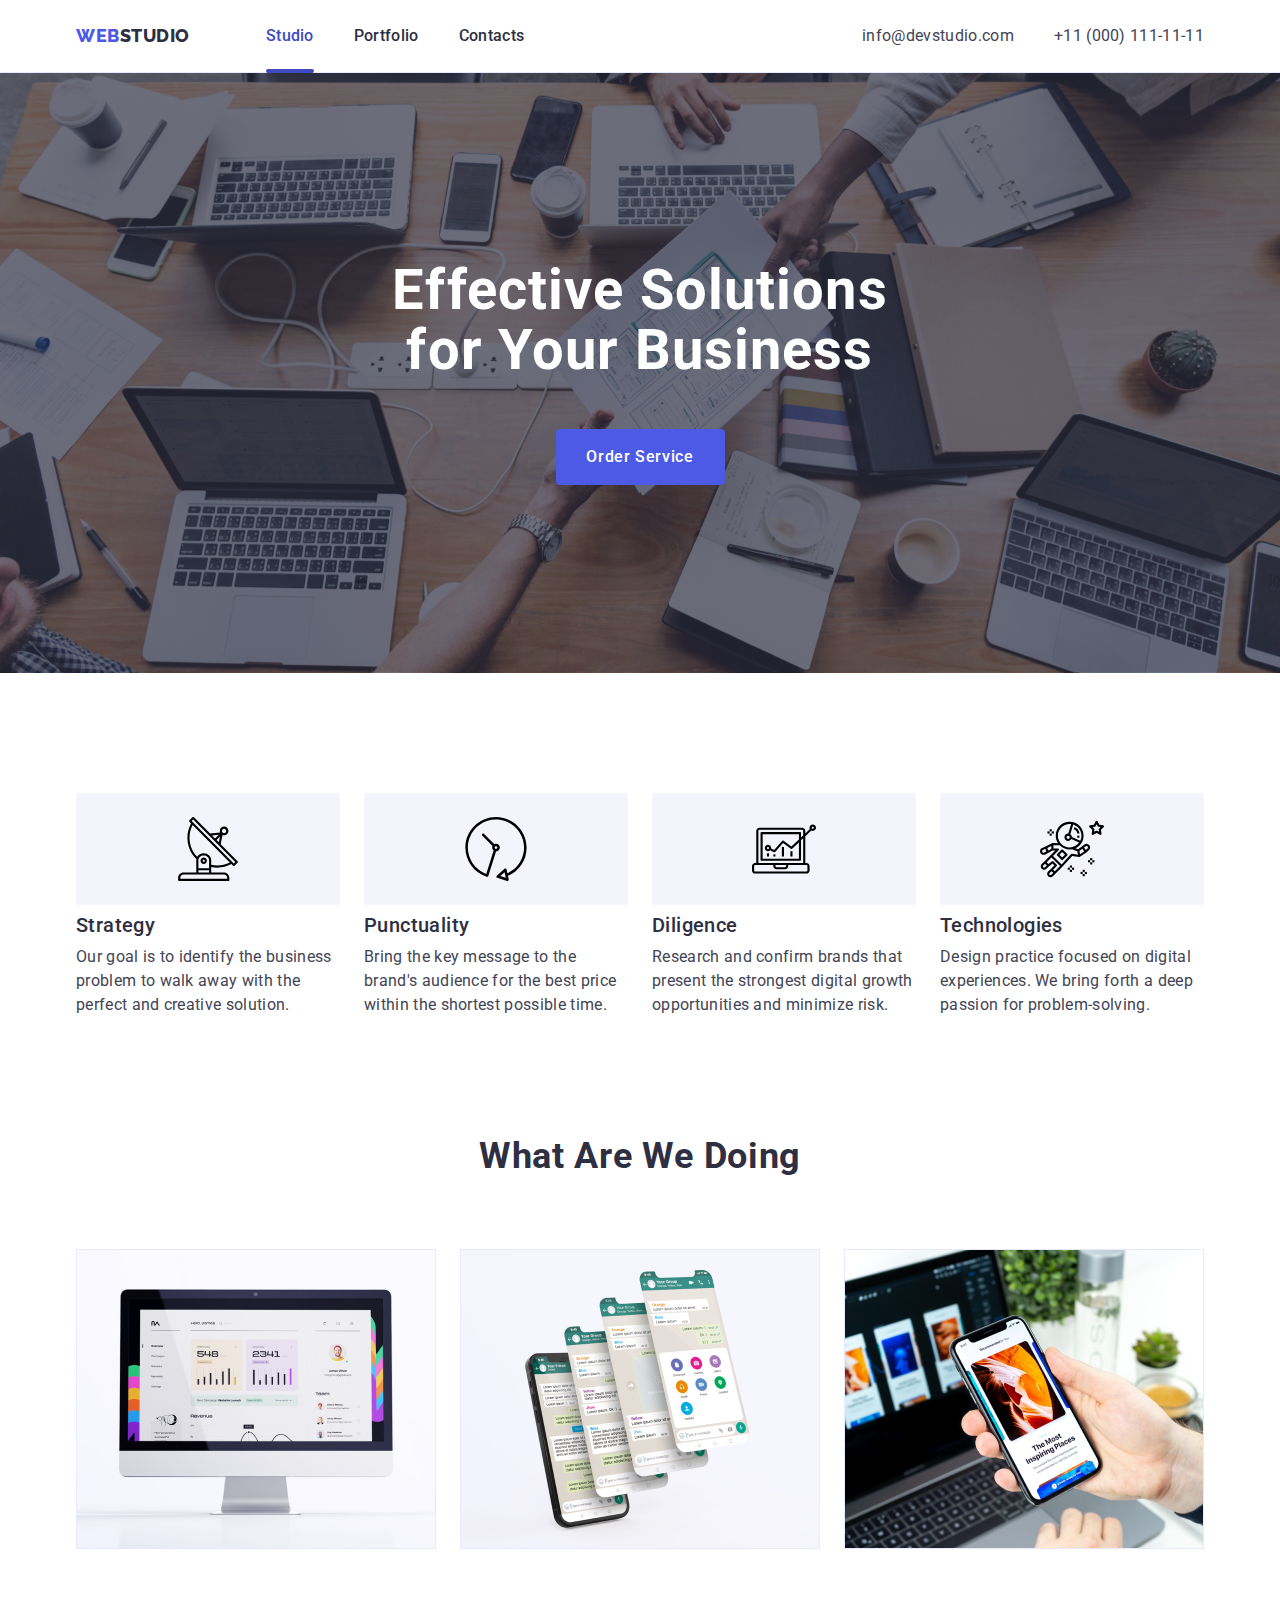
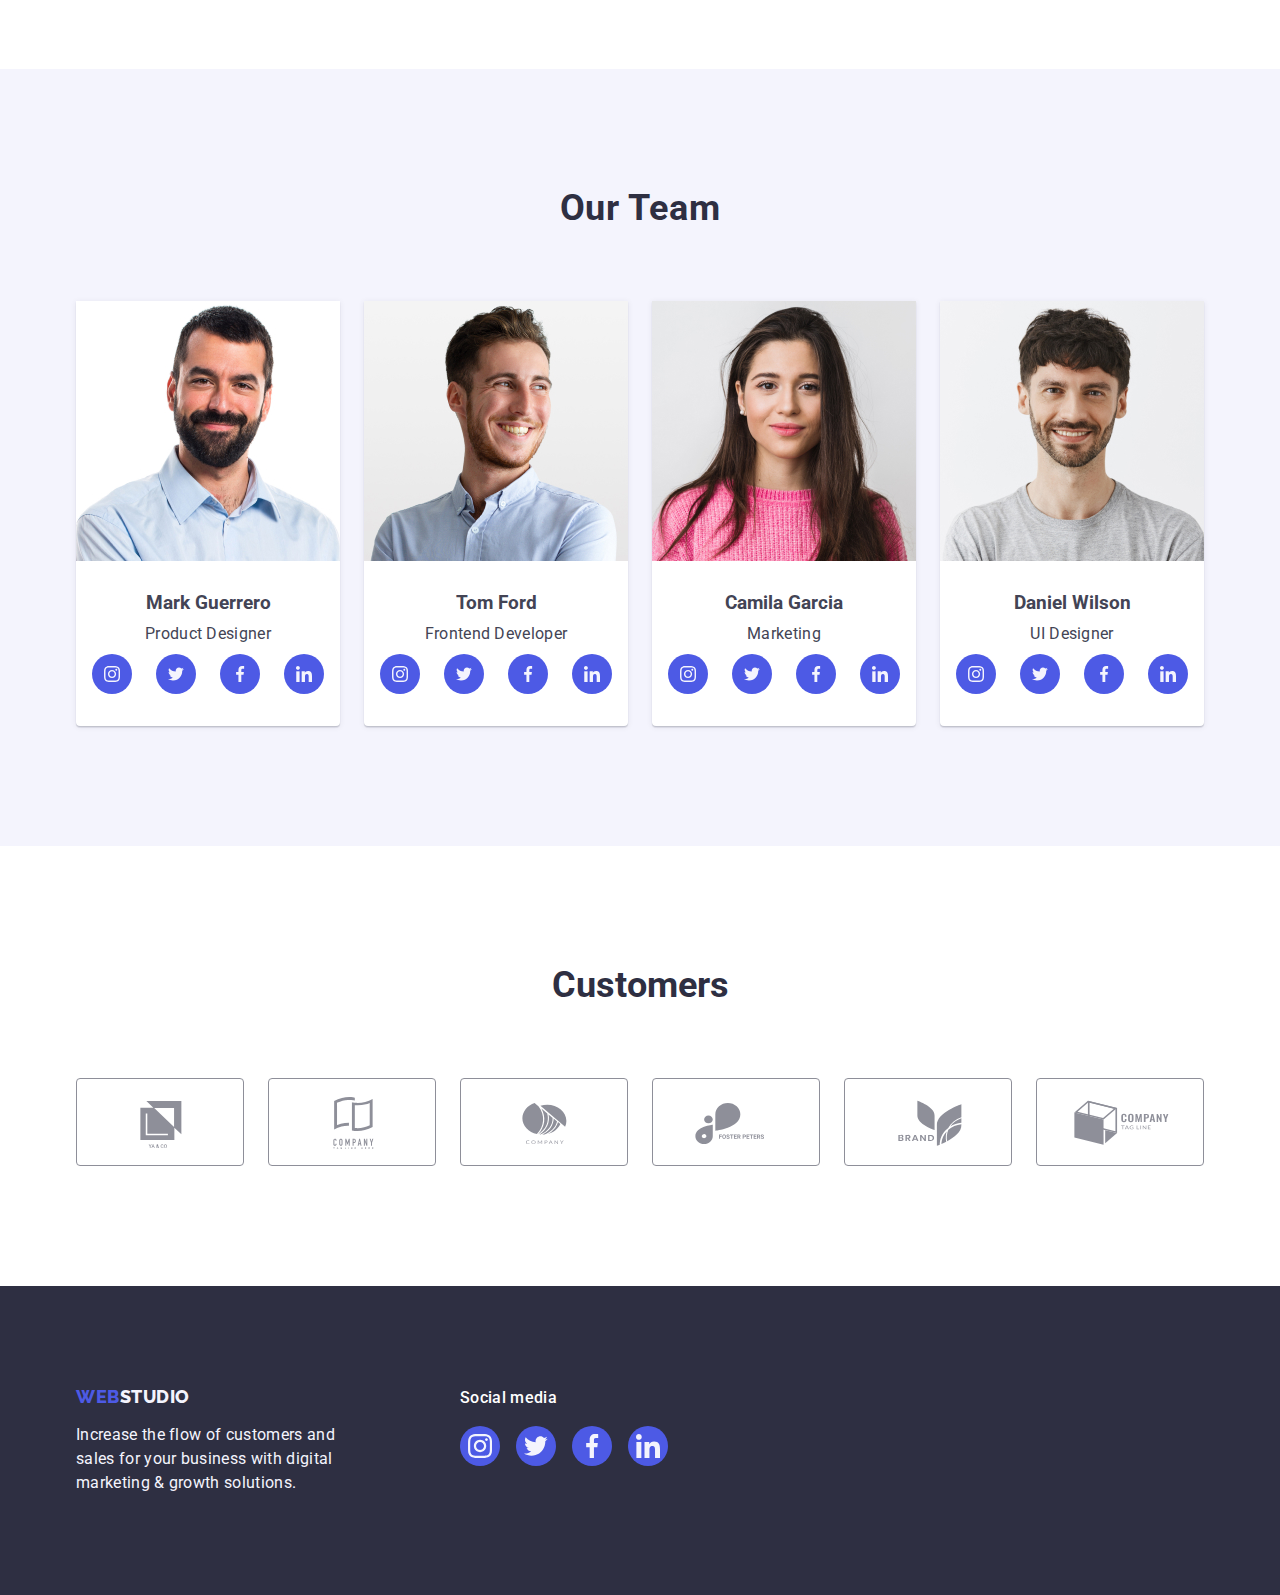
<file: index.html>
<!DOCTYPE html>
<html lang="en">
  <head>
    <meta charset="UTF-8" />
    <meta http-equiv="X-UA-Compatible" content="IE=edge" />
    <meta name="viewport" content="width=device-width, initial-scale=1.0" />
    <link rel="preconnect" href="https://fonts.googleapis.com" />
    <link rel="preconnect" href="https://fonts.gstatic.com" crossorigin />
    <link rel="preconnect" href="https://fonts.googleapis.com" />
    <link rel="preconnect" href="https://fonts.gstatic.com" crossorigin />
    <link
      href="https://fonts.googleapis.com/css2?family=Raleway:wght@800&display=swap"
      rel="stylesheet"
    />
    <link rel="preconnect" href="https://fonts.googleapis.com" />
    <link rel="preconnect" href="https://fonts.gstatic.com" crossorigin />
    <link
      href="https://fonts.googleapis.com/css2?family=Roboto:wght@400;500;700;900&display=swap"
      rel="stylesheet"
    />
    <title>Web Studio</title>
    <link
      rel="stylesheet"
      href="https://cdn.jsdelivr.net/npm/modern-normalize@2.0.0/modern-normalize.min.css"
    />
    <link rel="stylesheet" href="./css/styles.css" />
  </head>
  <body>
    <header class="header">
      <div class="header-items container">
        <nav class="header-nav">
          <a href="./index.html" class="logo link">
            Web<span class="span">Studio</span>
          </a>
          <ul class="menu list">
            <li>
              <a href="./index.html" class="main-nav link is-active">Studio</a>
            </li>
            <li>
              <a href="./portfolio.html" class="main-nav link">Portfolio</a>
            </li>
            <li><a href="" class="main-nav link">Contacts</a></li>
          </ul>
        </nav>
        <address class="address link">
          <ul class="address-list list">
            <li>
              <a href="mailto:info@devstudio.com" class="contacts link"
                >info@devstudio.com</a
              >
            </li>
            <li>
              <a href="tel:+110001111111" class="contacts link"
                >+11 (000) 111-11-11</a
              >
            </li>
          </ul>
        </address>
      </div>
    </header>

    <main>
      <section class="section-one">
        <div class="container">
          <h1 class="hero">Effective Solutions for Your Business</h1>
          <button data-modal-open class="button-hero" type="button">
            Order Service
          </button>
        </div>
      </section>

      <section class="section-two">
        <div class="container">
          <h2 class="visually-hidden" hidden>features</h2>
          <ul class="our-fetures list">
            <li class="li-items">
              <div class="features-item">
                <svg width="64" height="64">
                  <use href="./images/icons.svg#icon-strategy"></use>
                </svg>
              </div>
              <h3 class="h-li">Strategy</h3>
              <p class="paragraph-strategy">
                Our goal is to identify the business problem to walk away with
                the perfect and creative solution.
              </p>
            </li>
            <li class="li-items">
              <div class="features-item">
                <svg width="64" height="64">
                  <use href="./images/icons.svg#icon-Punctuality"></use>
                </svg>
              </div>
              <h3 class="h-li">Punctuality</h3>
              <p class="paragraph-strategy">
                Bring the key message to the brand's audience for the best price
                within the shortest possible time.
              </p>
            </li>
            <li class="li-items">
              <div class="features-item">
                <svg width="64" height="64">
                  <use href="./images/icons.svg#icon-diligence"></use>
                </svg>
              </div>
              <h3 class="h-li">Diligence</h3>
              <p class="paragraph-strategy">
                Research and confirm brands that present the strongest digital
                growth opportunities and minimize risk.
              </p>
            </li>
            <li class="li-items">
              <div class="features-item">
                <svg width="64" height="64">
                  <use href="./images/icons.svg#icon-technologies"></use>
                </svg>
              </div>
              <h3 class="h-li">Technologies</h3>
              <p class="paragraph-strategy">
                Design practice focused on digital experiences. We bring forth a
                deep passion for problem-solving.
              </p>
            </li>
          </ul>
        </div>
      </section>
      <section class="section-three">
        <div class="container">
          <h2 class="what-doing">What are we doing</h2>
          <ul class="what-we-do list">
            <li class="what-we-do-items">
              <img src="./images/img1.jpg" alt="iMac" width="360" />
            </li>
            <li class="what-we-do-items">
              <img src="./images/img2.jpg" alt="interfaces" width="360" />
            </li>
            <li class="what-we-do-items">
              <img src="./images/img3.jpg" alt="Phone" width="360" />
            </li>
          </ul>
        </div>
      </section>

      <section class="section-four">
        <div class="container">
          <h2 class="our-team">Our Team</h2>
          <ul class="team-list list">
            <li class="team">
              <img src="./images/img.jpg" alt="Mark Guerrero" />
              <div class="team-paragraph">
                <h3 class="h-team">Mark Guerrero</h3>
                <p class="paragraph-team">Product Designer</p>
                <ul class="sotial-networks list">
                  <li class="sotial_network">
                    <a href="" class="sotial-link">
                      <svg width="16" height="16" class="sotial-item">
                        <use href="./images/icons.svg#icon-instagram"></use>
                      </svg>
                    </a>
                  </li>
                  <li class="sotial_network">
                    <a href="" class="sotial-link">
                      <svg width="16" height="16" class="sotial-item">
                        <use href="./images/icons.svg#icon-twitter"></use>
                      </svg>
                    </a>
                  </li>
                  <li class="sotial_network">
                    <a href="" class="sotial-link">
                      <svg width="16" height="16" class="sotial-item">
                        <use href="./images/icons.svg#icon-facebook"></use>
                      </svg>
                    </a>
                  </li>
                  <li class="sotial_network">
                    <a href="" class="sotial-link">
                      <svg width="16" height="16" class="sotial-item">
                        <use href="./images/icons.svg#icon-linkedin"></use>
                      </svg>
                    </a>
                  </li>
                </ul>
              </div>
            </li>
            <li class="team">
              <img src="./images/img-2.jpg" alt="Tom Ford" />
              <div class="team-paragraph">
                <h3 class="h-team">Tom Ford</h3>
                <p class="paragraph-team">Frontend Developer</p>
                <ul class="sotial-networks list">
                  <li class="sotial_network">
                    <a href="" class="sotial-link">
                      <svg width="16" height="16" class="sotial-item">
                        <use href="./images/icons.svg#icon-instagram"></use>
                      </svg>
                    </a>
                  </li>
                  <li class="sotial_network">
                    <a href="" class="sotial-link">
                      <svg width="16" height="16" class="sotial-item">
                        <use href="./images/icons.svg#icon-twitter"></use>
                      </svg>
                    </a>
                  </li>
                  <li class="sotial_network">
                    <a href="" class="sotial-link">
                      <svg width="16" height="16" class="sotial-item">
                        <use href="./images/icons.svg#icon-facebook"></use>
                      </svg>
                    </a>
                  </li>
                  <li class="sotial_network">
                    <a href="" class="sotial-link">
                      <svg width="16" height="16" class="sotial-item">
                        <use href="./images/icons.svg#icon-linkedin"></use>
                      </svg>
                    </a>
                  </li>
                </ul>
              </div>
            </li>
            <li class="team">
              <img src="./images/img-3.jpg" alt="Camila Garcia" />
              <div class="team-paragraph">
                <h3 class="h-team">Camila Garcia</h3>
                <p class="paragraph-team">Marketing</p>
                <ul class="sotial-networks list">
                  <li class="sotial_network">
                    <a href="" class="sotial-link">
                      <svg width="16" height="16" class="sotial-item">
                        <use href="./images/icons.svg#icon-instagram"></use>
                      </svg>
                    </a>
                  </li>
                  <li class="sotial_network">
                    <a href="" class="sotial-link">
                      <svg width="16" height="16" class="sotial-item">
                        <use href="./images/icons.svg#icon-twitter"></use>
                      </svg>
                    </a>
                  </li>
                  <li class="sotial_network">
                    <a href="" class="sotial-link">
                      <svg width="16" height="16" class="sotial-item">
                        <use href="./images/icons.svg#icon-facebook"></use>
                      </svg>
                    </a>
                  </li>
                  <li class="sotial_network">
                    <a href="" class="sotial-link">
                      <svg width="16" height="16" class="sotial-item">
                        <use href="./images/icons.svg#icon-linkedin"></use>
                      </svg>
                    </a>
                  </li>
                </ul>
              </div>
            </li>
            <li class="team">
              <img src="./images/img-4.jpg" alt="Daniel Wilson" />
              <div class="team-paragraph">
                <h3 class="h-team">Daniel Wilson</h3>
                <p class="paragraph-team">UI Designer</p>
                <ul class="sotial-networks list">
                  <li class="sotial_network">
                    <a href="" class="sotial-link">
                      <svg width="16" height="16" class="sotial-item">
                        <use href="./images/icons.svg#icon-instagram"></use>
                      </svg>
                    </a>
                  </li>
                  <li class="sotial_network">
                    <a href="" class="sotial-link">
                      <svg width="16" height="16" class="sotial-item">
                        <use href="./images/icons.svg#icon-twitter"></use>
                      </svg>
                    </a>
                  </li>
                  <li class="sotial_network">
                    <a href="" class="sotial-link">
                      <svg width="16" height="16" class="sotial-item">
                        <use href="./images/icons.svg#icon-facebook"></use>
                      </svg>
                    </a>
                  </li>
                  <li class="sotial_network">
                    <a href="" class="sotial-link">
                      <svg width="16" height="16" class="sotial-item">
                        <use href="./images/icons.svg#icon-linkedin"></use>
                      </svg>
                    </a>
                  </li>
                </ul>
              </div>
            </li>
          </ul>
        </div>
      </section>

      <section class="section-five">
        <div class="container">
          <h2 class="customers">Customers</h2>
          <ul class="list custumers-list">
            <li class="customer-item">
              <a href="" class="customer-link">
                <svg width="104" height="56" class="customer-type">
                  <use href="./images/icons.svg#icon-Logo1"></use>
                </svg>
              </a>
            </li>
            <li class="customer-item">
              <a href="" class="customer-link">
                <svg width="104" height="56" class="customer-type">
                  <use href="./images/icons.svg#icon-Logo2"></use>
                </svg>
              </a>
            </li>
            <li class="customer-item">
              <a href="" class="customer-link">
                <svg width="104" height="56" class="customer-type">
                  <use href="./images/icons.svg#icon-Logo3"></use>
                </svg>
              </a>
            </li>
            <li class="customer-item">
              <a href="" class="customer-link">
                <svg width="104" height="56" class="customer-type">
                  <use href="./images/icons.svg#icon-Logo4"></use>
                </svg>
              </a>
            </li>
            <li class="customer-item">
              <a href="" class="customer-link">
                <svg width="104" height="56" class="customer-type">
                  <use href="./images/icons.svg#icon-Logo5"></use>
                </svg>
              </a>
            </li>
            <li class="customer-item">
              <a href="" class="customer-link">
                <svg width="104" height="56" class="customer-type">
                  <use href="./images/icons.svg#icon-Logo6"></use>
                </svg>
              </a>
            </li>
          </ul>
        </div>
      </section>
    </main>
    <footer class="footer">
      <div class="footer-container container">
        <div class="footer-logo-span">
          <a href="./index.html" class="logo-footer link">
            Web<span class="span-footer">Studio</span>
          </a>
          <p class="footer-paragraph">
            Increase the flow of customers and sales for your business with
            digital marketing & growth solutions.
          </p>
        </div>
        <div class="footer-social-networks">
          <p class="social-media">Social media</p>
          <ul class="footer-social list">
            <li class="footer-social-item">
              <a href="" class="footer-sotial-link">
                <svg width="24" height="24" class="sotial-item-footer">
                  <use href="./images/icons.svg#icon-instagram"></use>
                </svg>
              </a>
            </li>
            <li class="footer-social-item">
              <a href="" class="footer-sotial-link">
                <svg width="24" height="24" class="sotial-item-footer">
                  <use href="./images/icons.svg#icon-twitter"></use>
                </svg>
              </a>
            </li>
            <li class="footer-social-item">
              <a href="" class="footer-sotial-link">
                <svg width="24" height="24" class="sotial-item-footer">
                  <use href="./images/icons.svg#icon-facebook"></use>
                </svg>
              </a>
            </li>
            <li class="footer-social-item">
              <a href="" class="footer-sotial-link">
                <svg width="24" height="24" class="sotial-item-footer">
                  <use href="./images/icons.svg#icon-linkedin"></use>
                </svg>
              </a>
            </li>
          </ul>
        </div>
      </div>
    </footer>
    <div data-modal class="modal-div is-hidden">
      <div class="modal-window">
        <button data-modal-close class="modal-close" type="button">
          <svg width="8" height="8" class="modal-icon">
            <use href="./images/icons.svg#icon-close"></use>
          </svg>
        </button>
      </div>
    </div>
    <script src="./js/modal.js"></script>
  </body>
</html>
</file>
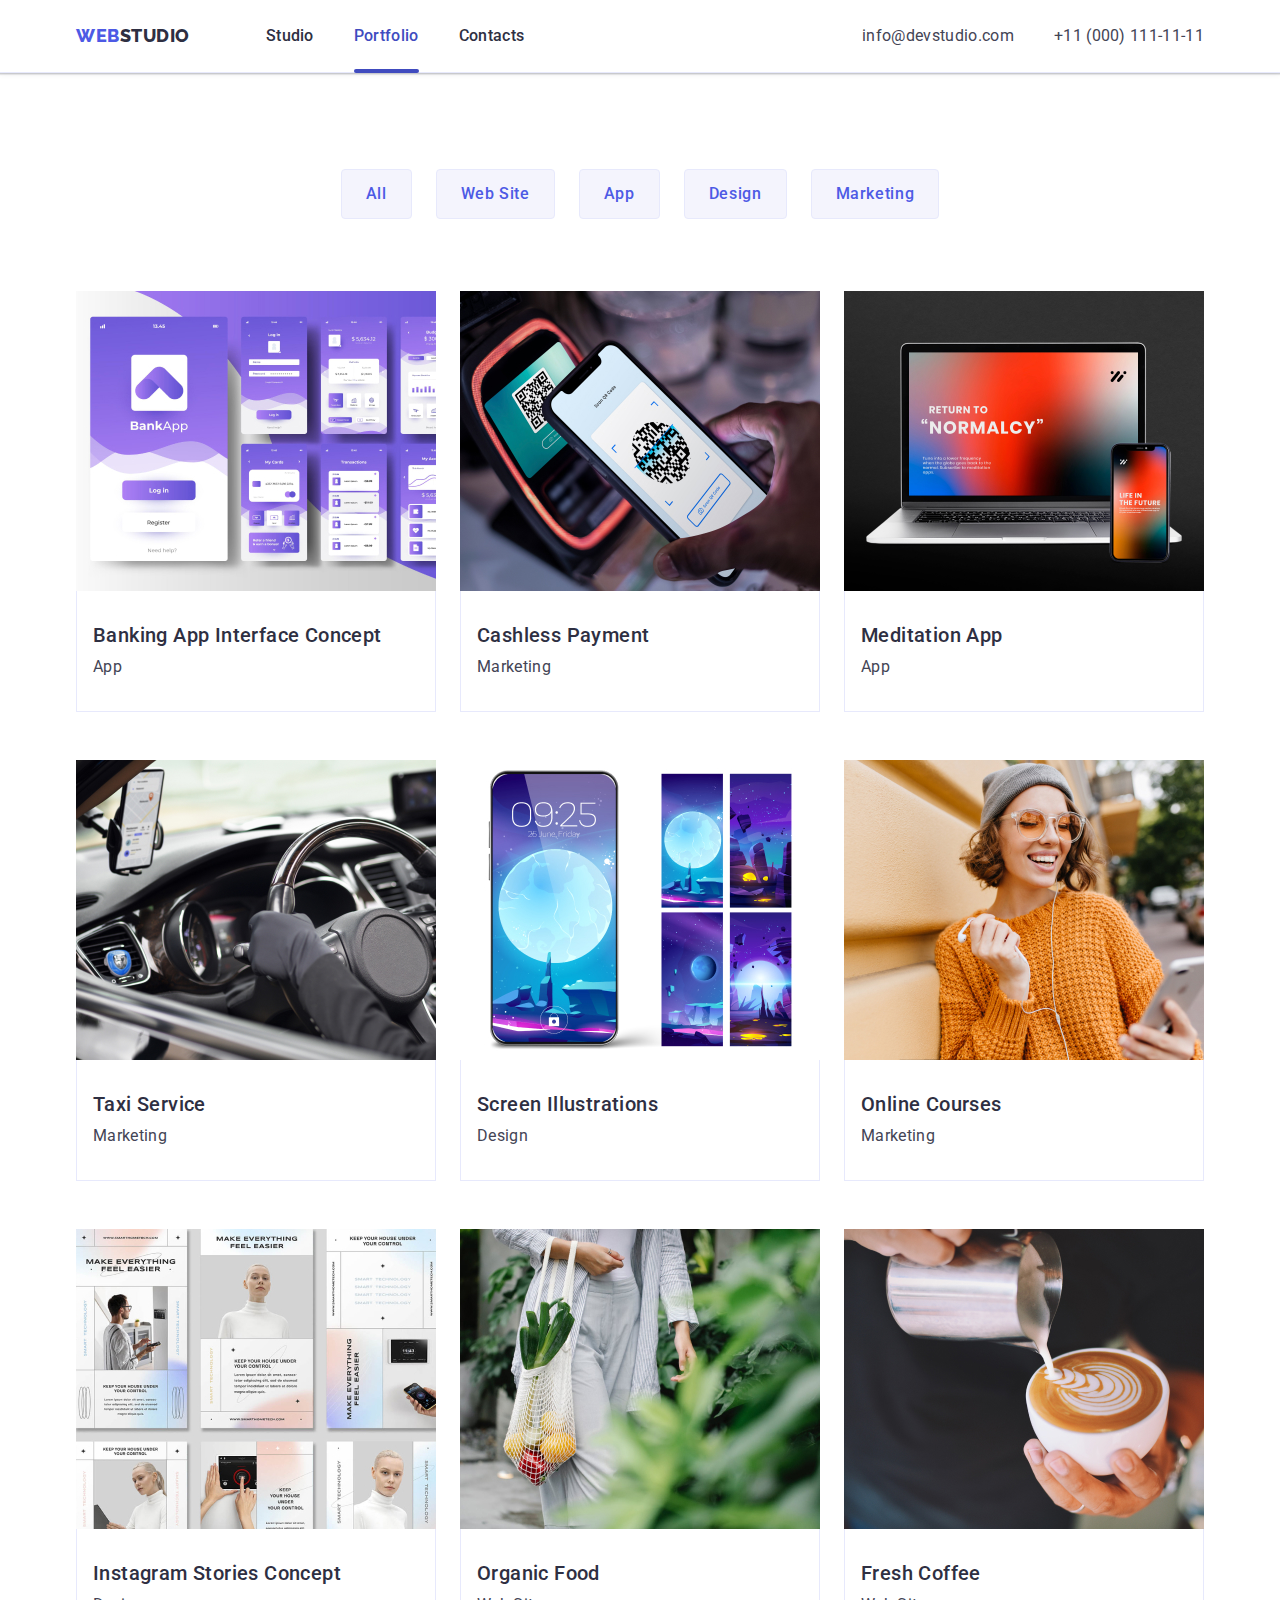
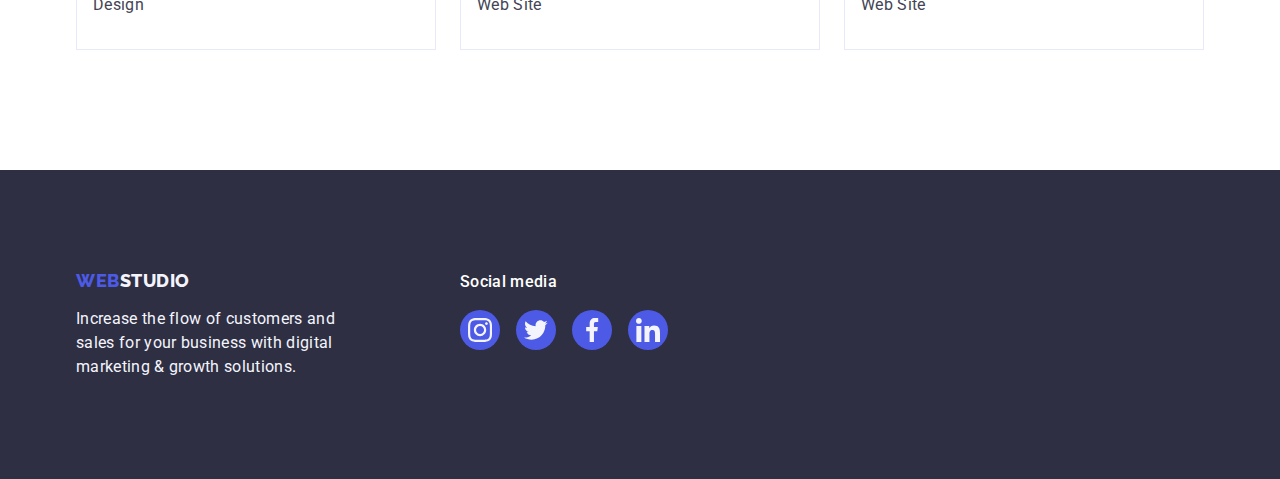
<file: portfolio.html>
<!DOCTYPE html>
<html lang="en">
  <head>
    <meta charset="UTF-8" />
    <meta http-equiv="X-UA-Compatible" content="IE=edge" />
    <meta name="viewport" content="width=device-width, initial-scale=1.0" />
    <link rel="preconnect" href="https://fonts.googleapis.com" />
    <link rel="preconnect" href="https://fonts.gstatic.com" crossorigin />
    <link rel="preconnect" href="https://fonts.googleapis.com" />
    <link rel="preconnect" href="https://fonts.gstatic.com" crossorigin />
    <link
      href="https://fonts.googleapis.com/css2?family=Raleway:wght@800&display=swap"
      rel="stylesheet"
    />
    <link rel="preconnect" href="https://fonts.googleapis.com" />
    <link rel="preconnect" href="https://fonts.gstatic.com" crossorigin />
    <link
      href="https://fonts.googleapis.com/css2?family=Roboto:wght@400;500;700;900&display=swap"
      rel="stylesheet"
    />
    <title>Portfolio</title>
    <link
      rel="stylesheet"
      href="https://cdn.jsdelivr.net/npm/modern-normalize@2.0.0/modern-normalize.min.css"
    />
    <link rel="stylesheet" href="./css/styles.css" />
  </head>
  <body>
    <header class="header">
      <div class="header-items container">
        <nav class="header-nav">
          <a href="./index.html" class="logo link">
            Web<span class="span">Studio</span>
          </a>
          <ul class="menu list">
            <li><a href="./index.html" class="main-nav link">Studio</a></li>
            <li>
              <a href="./portfolio.html" class="main-nav link is-active"
                >Portfolio</a
              >
            </li>
            <li><a href="" class="main-nav link">Contacts</a></li>
          </ul>
        </nav>
        <address class="address link">
          <ul class="address-list list">
            <li>
              <a href="mailto:info@devstudio.com" class="contacts link"
                >info@devstudio.com</a
              >
            </li>
            <li>
              <a href="tel:+110001111111" class="contacts link"
                >+11 (000) 111-11-11</a
              >
            </li>
          </ul>
        </address>
      </div>
    </header>
    <main>
      <section class="section-portfolio">
        <div class="container">
          <h1 class="visually-hidden" hidden>Buttons</h1>
          <ul class="button-list list">
            <li><button type="button" class="but-nav-port">All</button></li>
            <li>
              <button type="button" class="but-nav-port">Web Site</button>
            </li>
            <li><button type="button" class="but-nav-port">App</button></li>
            <li><button type="button" class="but-nav-port">Design</button></li>
            <li>
              <button type="button" class="but-nav-port">Marketing</button>
            </li>
          </ul>
          <ul class="our-product list">
            <li class="product-items">
              <a
                href="./#"
                target="_blank"
                rel="noreferrer noopener"
                class="product-things link"
                title="banking app"
              >
                <div class="product-img">
                  <img src="./images/bankapp.jpg" alt="Banking App" />
                  <p class="product-paragraph">
                    14 Stylish and User-Friendly App Design Concepts · Task
                    Manager App · Calorie Tracker App · Exotic Fruit Ecommerce
                    App · Cloud Storage App
                  </p>
                </div>
                <div class="app-items">
                  <h2 class="app">Banking App Interface Concept</h2>
                  <p class="Paragraph-app">App</p>
                </div>
              </a>
            </li>
            <li class="product-items">
              <a
                href="./#"
                target="_blank"
                rel="noreferrer noopener"
                class="product-things link"
                title="cashless pay"
              >
                <div class="product-img">
                  <img src="./images/cashpay.jpg" alt="Cashless Pay" />
                  <p class="product-paragraph">
                    14 Stylish and User-Friendly App Design Concepts · Task
                    Manager App · Calorie Tracker App · Exotic Fruit Ecommerce
                    App · Cloud Storage App
                  </p>
                </div>
                <div class="app-items">
                  <h2 class="app">Cashless Payment</h2>
                  <p class="Paragraph-app">Marketing</p>
                </div>
              </a>
            </li>
            <li class="product-items">
              <a
                href="./#"
                target="_blank"
                rel="noreferrer noopener"
                class="product-things link"
                title="meditation app"
              >
                <div class="product-img">
                  <img src="./images/madiapp.jpg" alt="Meditation App" />
                  <p class="product-paragraph">
                    14 Stylish and User-Friendly App Design Concepts · Task
                    Manager App · Calorie Tracker App · Exotic Fruit Ecommerce
                    App · Cloud Storage App
                  </p>
                </div>
                <div class="app-items">
                  <h2 class="app">Meditation App</h2>
                  <p class="Paragraph-app">App</p>
                </div>
              </a>
            </li>
            <li class="product-items">
              <a
                href="./#"
                target="_blank"
                rel="noreferrer noopener"
                class="product-things link"
                title="taxi service"
              >
                <div class="product-img">
                  <img src="./images/taxiserv.jpg" alt="Taxi Service" />
                  <p class="product-paragraph">
                    14 Stylish and User-Friendly App Design Concepts · Task
                    Manager App · Calorie Tracker App · Exotic Fruit Ecommerce
                    App · Cloud Storage App
                  </p>
                </div>
                <div class="app-items">
                  <h2 class="app">Taxi Service</h2>
                  <p class="Paragraph-app">Marketing</p>
                </div>
              </a>
            </li>
            <li class="product-items">
              <a
                href="./#"
                target="_blank"
                rel="noreferrer noopener"
                class="product-things link"
                title="screen ilustrations"
              >
                <div class="product-img">
                  <img
                    src="./images/screenill.jpg"
                    alt="Screen Illustrations"
                  />
                  <p class="product-paragraph">
                    14 Stylish and User-Friendly App Design Concepts · Task
                    Manager App · Calorie Tracker App · Exotic Fruit Ecommerce
                    App · Cloud Storage App
                  </p>
                </div>
                <div class="app-items">
                  <h2 class="app">Screen Illustrations</h2>
                  <p class="Paragraph-app">Design</p>
                </div>
              </a>
            </li>
            <li class="product-items">
              <a
                href="./#"
                target="_blank"
                rel="noreferrer noopener"
                class="product-things link"
                title="online courses"
              >
                <div class="product-img">
                  <img src="./images/onlncrcs.jpg" alt="Online Courses" />
                  <p class="product-paragraph">
                    14 Stylish and User-Friendly App Design Concepts · Task
                    Manager App · Calorie Tracker App · Exotic Fruit Ecommerce
                    App · Cloud Storage App
                  </p>
                </div>
                <div class="app-items">
                  <h2 class="app">Online Courses</h2>
                  <p class="Paragraph-app">Marketing</p>
                </div>
              </a>
            </li>
            <li class="product-items">
              <a
                href="./#"
                target="_blank"
                rel="noreferrer noopener"
                class="product-things link"
                title="instagram stories concept"
              >
                <div class="product-img">
                  <img
                    src="./images/instastory.jpg"
                    alt="Instagram Stories Concept"
                  />
                  <p class="product-paragraph">
                    14 Stylish and User-Friendly App Design Concepts · Task
                    Manager App · Calorie Tracker App · Exotic Fruit Ecommerce
                    App · Cloud Storage App
                  </p>
                </div>
                <div class="app-items">
                  <h2 class="app">Instagram Stories Concept</h2>
                  <p class="Paragraph-app">Design</p>
                </div>
              </a>
            </li>
            <li class="product-items">
              <a
                href="./#"
                target="_blank"
                rel="noreferrer noopener"
                class="product-things link"
                title="organic food"
              >
                <div class="product-img">
                  <img src="./images/organicfood.jpg" alt="Organic Food" />
                  <p class="product-paragraph">
                    14 Stylish and User-Friendly App Design Concepts · Task
                    Manager App · Calorie Tracker App · Exotic Fruit Ecommerce
                    App · Cloud Storage App
                  </p>
                </div>
                <div class="app-items">
                  <h2 class="app">Organic Food</h2>
                  <p class="Paragraph-app">Web Site</p>
                </div>
              </a>
            </li>
            <li class="product-items">
              <a
                href="./#"
                target="_blank"
                rel="noreferrer noopener"
                class="product-things link"
                title="fresh coffe"
              >
                <div class="product-img">
                  <img src="./images/freshcoffe.jpg" alt="Fresh Coffee" />
                  <p class="product-paragraph">
                    14 Stylish and User-Friendly App Design Concepts · Task
                    Manager App · Calorie Tracker App · Exotic Fruit Ecommerce
                    App · Cloud Storage App
                  </p>
                </div>
                <div class="app-items">
                  <h2 class="app">Fresh Coffee</h2>
                  <p class="Paragraph-app">Web Site</p>
                </div>
              </a>
            </li>
          </ul>
        </div>
      </section>
    </main>
    <footer class="footer">
      <div class="footer-container container">
        <div class="footer-logo-span">
          <a href="./index.html" class="logo-footer link">
            Web<span class="span-footer">Studio</span>
          </a>
          <p class="footer-paragraph">
            Increase the flow of customers and sales for your business with
            digital marketing & growth solutions.
          </p>
        </div>
        <div class="footer-social-networks">
          <p class="social-media">Social media</p>
          <ul class="footer-social list">
            <li class="footer-social-item">
              <a href="" class="footer-sotial-link">
                <svg width="24" height="24" class="sotial-item">
                  <use href="./images/icons.svg#icon-instagram"></use>
                </svg>
              </a>
            </li>
            <li class="footer-social-item">
              <a href="" class="footer-sotial-link">
                <svg width="24" height="24" class="sotial-item">
                  <use href="./images/icons.svg#icon-twitter"></use>
                </svg>
              </a>
            </li>
            <li class="footer-social-item">
              <a href="" class="footer-sotial-link">
                <svg width="24" height="24" class="sotial-item">
                  <use href="./images/icons.svg#icon-facebook"></use>
                </svg>
              </a>
            </li>
            <li class="footer-social-item">
              <a href="" class="footer-sotial-link">
                <svg width="24" height="24" class="sotial-item">
                  <use href="./images/icons.svg#icon-linkedin"></use>
                </svg>
              </a>
            </li>
          </ul>
        </div>
      </div>
    </footer>
  </body>
</html>
</file>
<file: css/styles.css>
:root {
  --primary-text-color: #434455;
  --logo-color: #4d5ae5;
  --focus-color: #404bbf;
  --logo-part: #4d5ae5;
  --studio: #2e2f42;
  --batnsp: #f4f4fd;
  --border-buttons: #e7e9fc;
  --customer: #8e8f99;
  --white: #ffffff;
}

h1,
h2,
h3,
h4,
h5,
h6,
p {
  margin-top: 0;
  margin-bottom: 0;
}

ul,
ol {
  margin-top: 0;
  margin-bottom: 0;
  padding-left: 0;
}

img {
  display: block;
}

button {
  cursor: pointer;
}

.list {
  list-style: none;
}

.link {
  text-decoration: none;
}

body {
  font-family: "Roboto", sans-serif;
  color: var(--primary-text-color);
  background-color: #ffffff;
}

.header {
  border-bottom: 1px solid #e7e9fc;
  display: flex;
  box-shadow: 0px 2px 1px rgba(46, 47, 66, 0.08),
    0px 1px 1px rgba(46, 47, 66, 0.16), 0px 1px 6px rgba(46, 47, 66, 0.08);
}

.header-items {
  display: flex;
  align-items: center;
}

.container {
  width: 1158px;
  margin: auto;
  padding-left: 15px;
  padding-right: 15px;
}

.header-nav {
  display: flex;
  align-items: center;
}

.logo {
  font-family: "Raleway", sans-serif;
  font-weight: 800;
  font-size: 18px;
  line-height: 1.17;
  letter-spacing: 0.03em;
  text-transform: uppercase;
  color: var(--logo-part);
  margin-right: 76px;
}

.span {
  color: var(--studio);
}

.span-footer {
  color: #f4f4fd;
}

.menu {
  font-weight: 500;
  font-size: 16px;
  line-height: 1.5;
  letter-spacing: 0.02em;
  color: #2e2f42;
  display: block;
  display: flex;
  gap: 40px;
}

.main-nav {
  position: relative;
  color: #2e2f42;
  padding-top: 24px;
  padding-bottom: 24px;
  display: inline-block;
  transition: color 250ms cubic-bezier(0.4, 0, 0.2, 1);
}

.is-active {
  color: #404bbf;
}

.is-active::after {
  content: "";
  position: absolute;
  left: 0;
  bottom: -1px;
  height: 4px;
  background-color: #404bbf;
  border-radius: 2px;
  width: 100%;
}

.main-nav:hover {
  color: #404bbf;
}
.main-nav:focus {
  color: #404bbf;
}

.address {
  font-style: normal;
  margin-left: auto;
}

.address-list {
  display: flex;
  gap: 40px;
}

.contacts {
  font-size: 16px;
  line-height: 1.5;
  letter-spacing: 0.02em;
  color: var(--primary-text-color);
  transition: color 250ms cubic-bezier(0.4, 0, 0.2, 1);
}
.contacts:hover {
  color: #404bbf;
}
.contacts:focus {
  color: #404bbf;
}

.contact {
  display: flex;
  gap: 40px;
}

.visually-hidden {
  position: absolute;
  width: 1px;
  height: 1px;
  margin: -1px;
  border: 0;
  padding: 0;
  white-space: nowrap;
  clip-path: inset(100%);
  clip: rect(0 0 0 0);
  overflow: hidden;
}

.hero {
  max-width: 496px;
}

.button-hero {
  background-color: #4d5ae5;
  font-family: "Roboto", sans-serif;
  font-weight: 500;
  font-size: 16px;
  line-height: 1.5;
  letter-spacing: 0.04em;
  color: #ffffff;
  cursor: pointer;
  display: block;
  min-width: 169px;
  height: 56px;
  border: none;
  background-color: var(--logo-part);
  border-radius: 4px;
  margin-left: auto;
  margin-right: auto;
  margin-top: 48px;
  transition: background-color 250ms cubic-bezier(0.4, 0, 0.2, 1);
}

button:hover,
button:focus {
  background-color: #404bbf;
}

.but-nav-port {
  font-family: "Roboto", sans-serif;
  font-weight: 500;
  font-size: 16px;
  line-height: 1.5;
  letter-spacing: 0.04em;
  padding-top: 12px;
  padding-bottom: 12px;
  padding-left: 24px;
  padding-right: 24px;
  border: 1px solid var(--border-buttons);
  border-radius: 4px;
  color: var(--logo-color);
  border: 1px solid var(--border-buttons);
  background: #f4f4fd;
  transition: color 250ms cubic-bezier(0.4, 0, 0.2, 1),
    background-color 250ms cubic-bezier(0.4, 0, 0.2, 1),
    border-color 250ms cubic-bezier(0.4, 0, 0.2, 1),
    box-shadow 250ms cubic-bezier(0.4, 0, 0.2, 1);
}

.but-nav-port:hover,
.but-nav-port:focus {
  color: #ffffff;
  border: 1px solid transparent;
  box-shadow: 0px 3px 1px rgba(0, 0, 0, 0.1), 0px 2px 1px rgba(0, 0, 0, 0.08),
    0px 2px 2px rgba(0, 0, 0, 0.12);
}

.product-things {
  display: block;
  transition: box-shadow 250ms cubic-bezier(0.4, 0, 0.2, 1);
}

.product-things:hover,
.product-things:focus {
  box-shadow: 0px 1px 6px rgba(46, 47, 66, 0.08),
    0px 1px 1px rgba(46, 47, 66, 0.16), 0px 2px 1px rgba(46, 47, 66, 0.08);
}

.product-things:hover .product-paragraph,
.product-things:focus .product-paragraph {
  transform: translateY(0%);
}

.product-img {
  position: relative;
  overflow: hidden;
}

.product-paragraph {
  position: absolute;
  top: 0;
  font-size: 16px;
  line-height: 1.5;
  letter-spacing: 0.02em;
  color: #f4f4fd;
  padding: 40px 32px;
  background-color: #4d5ae5;
  height: 100%;
  width: 100%;
  transform: translateY(100%);
  transition: transform 250ms cubic-bezier(0.4, 0, 0.2, 1);
}

.features-item {
  display: flex;
  align-items: center;
  justify-content: center;
  height: 112px;
  background-color: #f4f4fd;
  border-radius: 4px;
  margin-bottom: 8px;
}

.strategy {
  font-weight: 500;
  font-size: 20px;
  line-height: 1.2;
  letter-spacing: 0.02em;
  color: var(--studio);
}

.paragraph-strategy {
  font-family: "Roboto";
  font-style: normal;
  font-weight: 400;
  font-size: 16px;
  line-height: 24px;
  letter-spacing: 0.02em;
  color: #434455;
}

.hero {
  font-size: 56px;
  line-height: 1.07;
  text-align: center;
  letter-spacing: 0.02em;
  color: #ffffff;
  margin-left: auto;
  margin-right: auto;
}

.paragraph-team {
  font-size: 16px;
  line-height: 1.5;
  letter-spacing: 0.02em;
  color: var(--primary-text-color);
  text-align: center;
}

.section-one {
  background-image: linear-gradient(
      rgba(46, 47, 66, 0.7),
      rgba(46, 47, 66, 0.7)
    ),
    url(../images/people-office-1.jpg);
  background-repeat: no-repeat;
  background-position: center;
  background-size: cover;
  padding-top: 188px;
  padding-bottom: 188px;
  max-width: 1440px;
  margin: auto;
}

.section-two {
  padding-top: 120px;
  padding-bottom: 120px;
}

.our-fetures {
  display: flex;
  gap: 24px;
}

.li-items {
  width: calc((100% - 72px) / 4);
}

.li-items:hover .h-li,
.li-items:focus .h-li {
  text-shadow: 0px 4px 4px rgba(0, 0, 0, 0.25);
}

.h-li {
  margin-bottom: 8px;
  font-family: "Roboto";
  font-style: normal;
  font-weight: 500;
  font-size: 20px;
  line-height: 24px;
  letter-spacing: 0.02em;
  color: var(--studio);
}

.section-three {
  padding-bottom: 120px;
}

.what-we-do {
  display: flex;
  gap: 24px;
}

.what-we-do-items {
  width: calc((100% - 48px) / 3);
}

.what-doing {
  font-size: 36px;
  line-height: 1.11;
  text-align: center;
  letter-spacing: 0.02em;
  text-transform: capitalize;
  color: var(--studio);
  margin-bottom: 72px;
}

.section-four {
  background-color: #f4f4fd;
  padding-top: 120px;
  padding-bottom: 120px;
}

.our-team {
  font-size: 36px;
  line-height: 1.11;
  text-align: center;
  letter-spacing: 0.02em;
  text-transform: capitalize;
  color: var(--studio);
  margin-bottom: 72px;
}

.team {
  background-color: #ffffff;
  width: calc((100% - 72px) / 4);
  border-top-left-radius: 0px;
  border-top-right-radius: 0px;
  border-bottom-right-radius: 4px;
  border-bottom-left-radius: 4px;
  box-shadow: 0px 1px 6px rgba(46, 47, 66, 0.08),
    0px 1px 1px rgba(46, 47, 66, 0.16), 0px 2px 1px rgba(46, 47, 66, 0.08);
}

.team-paragraph {
  padding-top: 32px;
  padding-bottom: 32px;
  padding-left: 16px;
  padding-right: 16px;
}

.h-team {
  text-align: center;
  margin-bottom: 8px;
}

.team-list {
  display: flex;
  gap: 24px;
}

.sotial-networks {
  display: flex;
  justify-content: center;
  gap: 24px;
}

.sotial_network {
  width: 40px;
  height: 40px;
  margin-top: 8px;
}

.sotial-link {
  width: 100%;
  height: 100%;
  background-color: var(--logo-color);
  border-radius: 50%;
  display: flex;
  align-items: center;
  justify-content: center;
  transition: background-color 250ms cubic-bezier(0.4, 0, 0.2, 1);
}

.sotial-link:hover,
.sotial-link:focus {
  background-color: #404bbf;
}

.sotial-item {
  fill: var(--batnsp);
  left: 30%;
  right: 30%;
  top: 30%;
  bottom: 30%;
}

.sotial-item-footer {
  fill: var(--batnsp);
  left: 20%;
  right: 20%;
  top: 20%;
  bottom: 20%;
}

.section-five {
  padding-top: 120px;
  padding-bottom: 120px;
}

.customers {
  font-size: 36px;
  line-height: 1.11;
  color: var(--studio);
  margin-bottom: 72px;
  text-align: center;
}

.custumers-list {
  display: flex;
  gap: 24px;
}

.customer-item {
  width: calc((100% - 120px) / 6);
  height: 88px;
}

.customer-link {
  width: 100%;
  height: 100%;
  border: 1px solid #8e8f99;
  border-radius: 4px;
  display: flex;
  align-items: center;
  justify-content: center;
  color: var(--customer);
  transition: border-color 250ms cubic-bezier(0.4, 0, 0.2, 1),
    color 250ms cubic-bezier(0.4, 0, 0.2, 1);
}

.customer-link:hover,
.customer-link:focus {
  border-color: #404bbf;
  color: #404bbf;
}

.customer-type {
  fill: currentColor;
}

.app {
  font-weight: 500;
  font-size: 20px;
  line-height: 1.2;
  letter-spacing: 0.02em;
  color: var(--studio);
  margin-bottom: 8px;
}

.Paragraph-app {
  font-size: 16px;
  line-height: 1.5;
  letter-spacing: 0.02em;
  color: var(--primary-text-color);
}

.button-list {
  display: flex;
  justify-content: center;
  gap: 24px;
  margin-bottom: 72px;
}

.our-product {
  display: flex;
  flex-wrap: wrap;
  column-gap: 24px;
  row-gap: 48px;
}

.app-items {
  padding: 32px 16px;
  border: 1px solid var(--border-buttons);
  border-top: none;
}

.section-portfolio {
  padding-top: 96px;
  padding-bottom: 120px;
}

.footer {
  background-color: #2e2f42;
  padding-top: 100px;
  padding-bottom: 100px;
}

.logo-footer {
  margin-bottom: 16px;
  color: #4d5ae5;
  font-family: "Raleway";
  font-style: normal;
  font-weight: 800;
  font-size: 18px;
  line-height: 21px;
  display: inline-block;
  display: flex;
  align-items: center;
  letter-spacing: 0.03em;
  text-transform: uppercase;
}

.footer-paragraph {
  font-family: "Roboto";
  font-style: normal;
  font-weight: 400;
  font-size: 16px;
  line-height: 24px;
  letter-spacing: 0.02em;
  color: #f4f4fd;
  max-width: 264px;
}

.footer-container {
  display: flex;
  align-items: baseline;
}

.social-media {
  font-weight: 500;
  font-size: 16px;
  line-height: 1.5;
  letter-spacing: 0.02em;
  color: var(--white);
  margin-bottom: 16px;
}

.footer-social {
  display: flex;
  gap: 16px;
}

.footer-social-item {
  width: 40px;
  height: 40px;
}
.footer-sotial-link {
  width: 100%;
  height: 100%;
  background-color: var(--logo-color);
  border-radius: 50%;
  display: flex;
  align-items: center;
  justify-content: center;
  transition: background-color 250ms cubic-bezier(0.4, 0, 0.2, 1);
}

.footer-sotial-link:hover,
.footer-sotial-link:focus {
  background-color: #31d0aa;
}

.footer-logo-span {
  margin-right: 120px;
}

.modal-div {
  position: fixed;
  top: 0;
  left: 0;
  width: 100%;
  height: 100%;
  background-color: rgba(46, 47, 66, 0.4);
  transition: opacity 250ms cubic-bezier(0.4, 0, 0.2, 1),
    visibility 250ms cubic-bezier(0.4, 0, 0.2, 1);
}

.is-hidden {
  opacity: 0;
  visibility: hidden;
  pointer-events: none;
}

.modal-window {
  position: absolute;
  top: 50%;
  left: 50%;
  transform: translate(-50%, -50%) scale(1);
  width: 408px;
  min-height: 584px;
  background: #fcfcfc;
  box-shadow: 0px 1px 1px rgba(0, 0, 0, 0.14), 0px 1px 3px rgba(0, 0, 0, 0.12),
    0px 2px 1px rgba(0, 0, 0, 0.2);
  border-radius: 4px;
  transition: transform 250ms cubic-bezier(0.4, 0, 0.2, 1);
}

.modal-close {
  position: absolute;
  top: 24px;
  right: 24px;
  width: 24px;
  height: 24px;
  border-radius: 50%;
  display: flex;
  align-items: center;
  justify-content: center;
  background-color: #e7e9fc;
  border: 1px solid rgba(0, 0, 0, 0.1);
  padding: 0;
  cursor: pointer;
  transition: background-color 250ms cubic-bezier(0.4, 0, 0.2, 1),
    border 250ms cubic-bezier(0.4, 0, 0.2, 1);
}

.modal-close:hover,
.modal-close:focus {
  background-color: #404bbf;
  border: none;
}

.modal-icon {
  transition: fill 250ms cubic-bezier(0.4, 0, 0.2, 1);
}

.modal-close:hover,
.modal-close:focus {
  fill: #ffffff;
}
</file>
